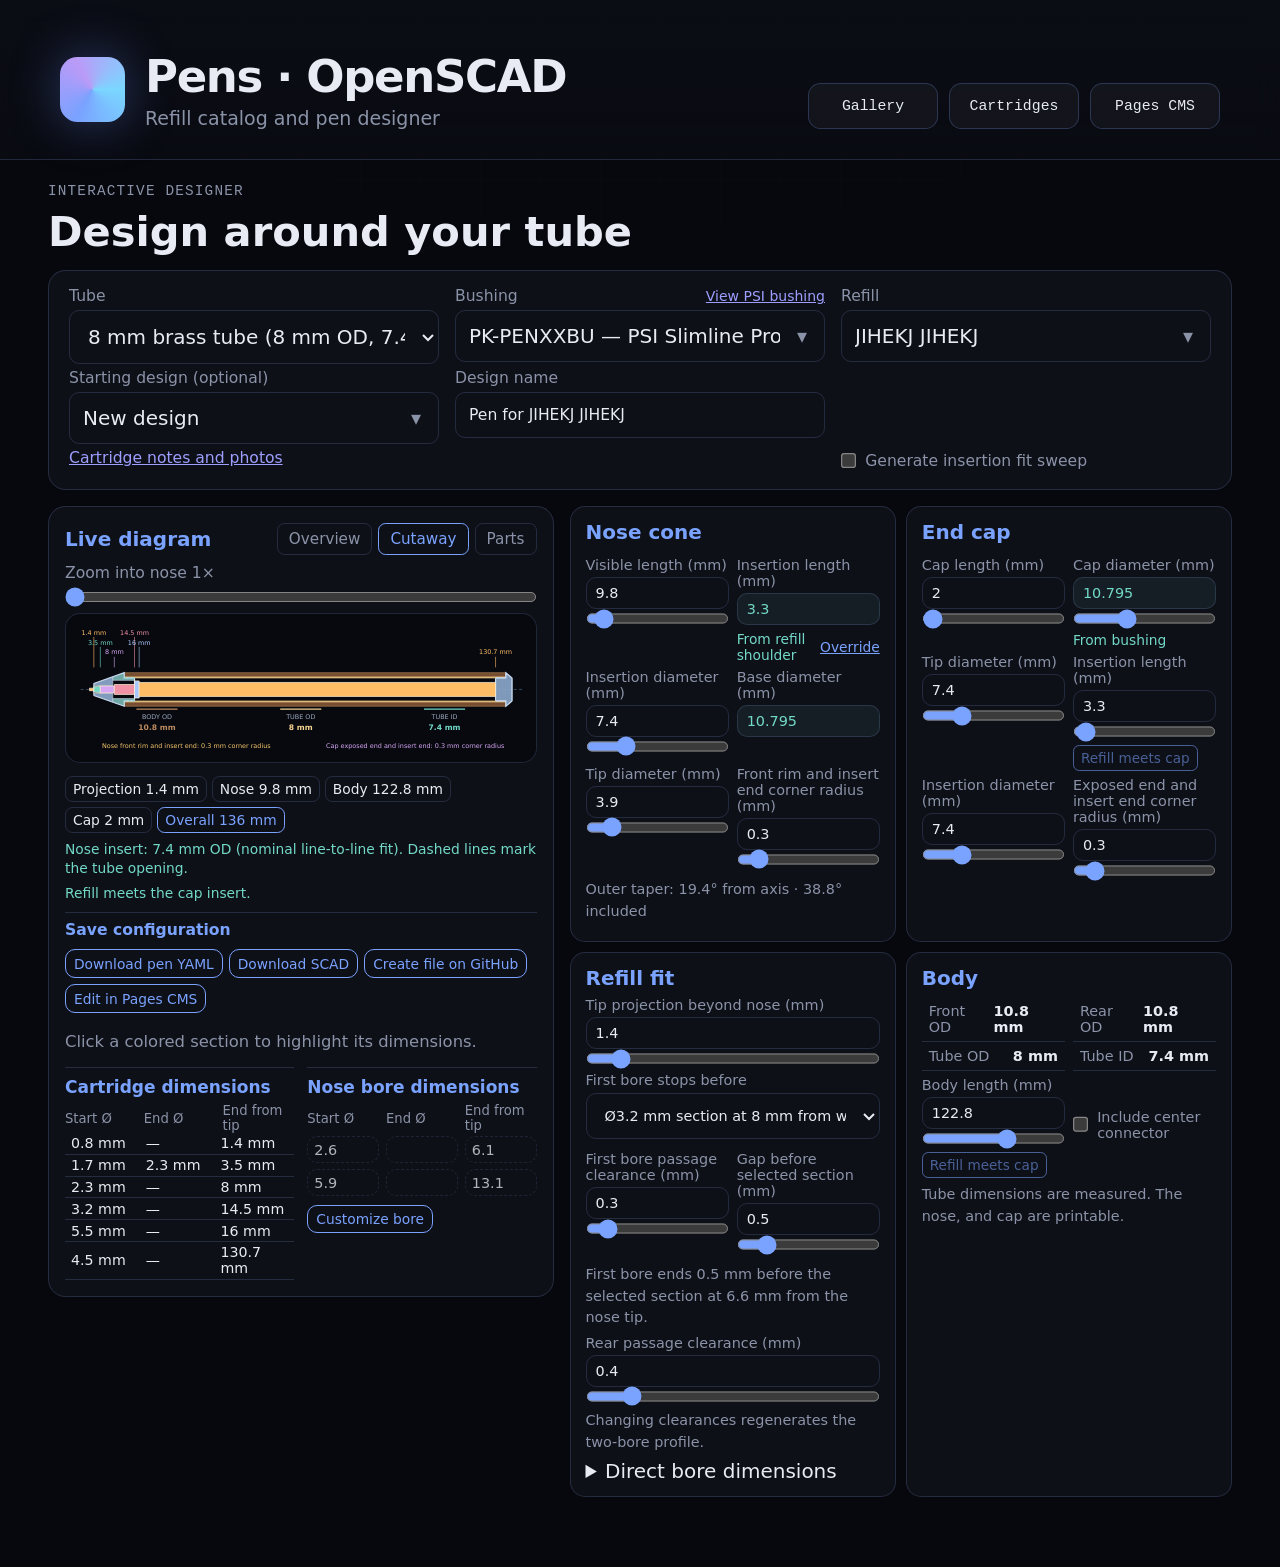
<file: site/openscad/designer.html>
<!doctype html>
<html lang="en"><head><meta charset="utf-8"><meta name="viewport" content="width=device-width,initial-scale=1">
<title>Pen designer · OpenSCAD Pens</title><link rel="stylesheet" href="../styles.css"><link rel="stylesheet" href="styles.css?v=20261101-two-bodies"></head>
<body><div class="bg-grid" aria-hidden="true"></div><header class="site-header"><div class="site-header__inner"><a class="brand-link" href="index.html"><div class="brand"><span class="brand__mark"></span><div><h1 class="brand__title">Pens · OpenSCAD</h1><p class="brand__tag">Refill catalog and pen designer</p></div></div></a><nav class="quick-links"><a class="quick-links__item" href="index.html">Gallery</a><a class="quick-links__item" href="cartridges.html">Cartridges</a><a class="quick-links__item" href="https://app.pagescms.org/jquintus/pens/main/collection/configurations">Pages CMS</a></nav></div></header>
<main class="designer">
  <div class="designer__intro"><p class="preview__eyebrow">Interactive designer</p><h2>Design around your tube</h2></div>
  <section class="designer__setup" aria-label="Design setup">
    <div class="designer__select-group"><label for="tube-select">Tube</label><select id="tube-select"></select></div>
    <div class="designer__select-group"><div class="designer__select-heading"><label for="bushing-filter">Bushing</label><a id="bushing-source" target="_blank" rel="noopener" hidden>View PSI bushing</a></div><div class="designer__combo"><input id="bushing-filter" type="text" role="combobox" aria-autocomplete="list" aria-expanded="false" aria-controls="bushing-options" placeholder="Find a bushing model" autocomplete="off"><button class="designer__combo-toggle" type="button" aria-label="Show bushings" aria-controls="bushing-options" tabindex="-1">▾</button><div id="bushing-options" class="designer__combo-list" role="listbox" hidden></div></div><select id="bushing-select" hidden aria-hidden="true"></select></div>
    <div class="designer__select-group"><label for="refill-filter">Refill</label><div class="designer__combo"><input id="refill-filter" type="text" role="combobox" aria-autocomplete="list" aria-expanded="false" aria-controls="refill-options" placeholder="Find a refill" autocomplete="off"><button class="designer__combo-toggle" type="button" aria-label="Show refills" aria-controls="refill-options" tabindex="-1">▾</button><div id="refill-options" class="designer__combo-list" role="listbox" hidden></div></div><select id="refill-select" hidden aria-hidden="true"></select></div>
    <div class="designer__select-group"><label for="pen-filter">Starting design (optional)</label><div class="designer__combo"><input id="pen-filter" type="text" role="combobox" aria-autocomplete="list" aria-expanded="false" aria-controls="pen-options" placeholder="New design" autocomplete="off"><button class="designer__combo-toggle" type="button" aria-label="Show pen configurations" aria-controls="pen-options" tabindex="-1">▾</button><div id="pen-options" class="designer__combo-list" role="listbox" hidden></div></div><select id="pen-select" hidden aria-hidden="true"></select></div>
    <label>Design name<input id="design-title" type="text" autocomplete="off"></label>
    <div class="designer__setup-meta"><a id="view-cartridge" href="cartridges.html">Cartridge notes and photos</a></div>
    <p id="validation" role="status" class="designer__validation"></p>
  </section>
  <div class="designer__workspace">
    <section class="designer__preview" aria-label="Pen diagram">
      <div class="designer__panel-heading"><h3>Live diagram</h3><div class="designer__view-switch" role="tablist" aria-label="Diagram view"><button id="show-overview" type="button" role="tab" aria-selected="false" aria-controls="overview-panel">Overview</button><button id="show-cutaway" type="button" role="tab" aria-selected="true" aria-controls="cutaway-panel">Cutaway</button><button id="show-parts" type="button" role="tab" aria-selected="false" aria-controls="parts-panel">Parts</button></div></div>
      <div id="overview-panel" hidden><svg id="overview" viewBox="0 0 800 130" role="img" aria-label="Full pen overview with nose cone, body, and end cap"></svg></div>
      <div id="cutaway-panel"><label class="designer__zoom">Zoom into nose <span id="cutaway-zoom-value">1×</span><input id="cutaway-zoom" type="range" min="1" max="6" step="0.5" value="1"></label><svg id="cutaway" viewBox="0 0 800 210" role="img" aria-label="Dimensioned axial cutaway"></svg><div id="cutaway-dimensions" class="designer__lengths" aria-label="Pen length dimensions"></div><p id="cutaway-fit-note" class="designer__fit-note"></p><p id="cap-fit-note" class="designer__fit-note"></p></div>
      <div id="parts-panel" hidden><div class="designer__parts-grid"><section><h4>Nose cone</h4><svg id="nose-part-profile" viewBox="0 0 420 290" role="img" aria-label="Enlarged axial nose cone profile"></svg><p id="nose-part-note"></p></section><section><h4>End cap</h4><svg id="cap-part-profile" viewBox="0 0 420 290" role="img" aria-label="Enlarged axial end cap profile"></svg><p id="cap-part-note"></p></section><section id="connector-part-section" hidden><h4>Center connector</h4><svg id="connector-part-profile" viewBox="0 0 420 290" role="img" aria-label="Enlarged center connector profile"></svg><p id="connector-part-note"></p></section></div></div>
      <section class="designer__save-strip"><h3>Save configuration</h3><div class="designer__actions"><button id="download-config" type="button">Download pen YAML</button><button id="download-scad" type="button">Download SCAD</button><a id="github-config" target="_blank" rel="noopener">Create file on GitHub</a><a href="https://app.pagescms.org/jquintus/pens/main/collection/configurations">Edit in Pages CMS</a></div></section>
      <p class="designer__hint">Click a colored section to highlight its dimensions.</p><div class="designer__dimensions-grid"><div id="refill-dimensions" class="designer__inline-dimensions"><h3>Cartridge dimensions</h3><div id="segments"></div></div><div id="bore-dimensions" class="designer__inline-dimensions"><h3>Nose bore dimensions</h3><div id="bore-segments"></div><div class="designer__actions"><button id="customize-bore" type="button">Customize bore</button><button id="reset-bore" type="button" hidden>Reset from refill</button></div></div></div>
    </section>
    <section class="designer__controls" aria-label="Geometry controls">
      <div id="panel-nose" class="designer__control-card"><h3>Nose cone</h3><div id="nose-fields" class="designer__fields"></div><p id="nose-angle" class="designer__hint" aria-live="polite"></p></div>
      <div id="panel-body" class="designer__control-card"><h3>Body</h3><div id="body-fields" class="designer__fields"><input id="body-diameter" type="hidden" value="9"><div class="designer__hardware-value">Front OD <strong id="body-front-od"></strong></div><div class="designer__hardware-value">Rear OD <strong id="body-rear-od"></strong></div><div class="designer__hardware-value">Tube OD <strong id="tube-od"></strong></div><div class="designer__hardware-value">Tube ID <strong id="tube-id"></strong></div><div class="designer__length-field"><label id="body-length-label">Body length (mm)<input id="body-length" type="number" min="0" step="0.1" value="110"></label><button id="fit-body-length" class="designer__fit-action" type="button"></button></div><label class="designer__sweep-toggle"><input id="connector-enabled" type="checkbox"> Include center connector</label><div id="body-sections" class="designer__body-sections" hidden><label>Front body length (mm)<input id="connector-position" type="number" min="0" step="0.1"></label><label class="designer__sweep-toggle"><input id="connector-centered" type="checkbox"> Center</label><div class="designer__hardware-value">Rear body length <strong id="body-rear-length"></strong></div><div class="designer__hardware-value">Center OD <strong id="body-center-od"></strong></div></div></div><p id="tube-assumption-note" class="designer__hint">Tube and bushing diameters come from the selected hardware. Only the nose and cap are printable.</p><div id="body-hardware-notes"></div></div>
      <div id="panel-cap" class="designer__control-card"><h3>End cap</h3><div id="cap-fields" class="designer__fields"></div></div>
      <div id="panel-connector" class="designer__control-card" hidden><h3>Center connector</h3><p class="designer__hint">Requires a three-piece bushing set.</p><div id="connector-controls"><div class="designer__fields"><label>Visible width (mm)<input id="connector-width" type="number" min="0.1" step="0.1" value="3"></label><label>Outside diameter (mm)<input id="connector-diameter" type="number" min="0.1" step="0.1" readonly></label><label>Insert length, each side (mm)<input id="connector-insertion-length" type="number" min="0.1" step="0.1" value="3"></label><label>Insert diameter (mm)<input id="connector-insertion-diameter" type="number" min="0.1" step="0.01"></label><label>Bore diameter (mm)<input id="connector-bore" type="number" min="0" step="0.1" readonly></label></div><button id="connector-bore-override" class="designer__fit-action" type="button">Override automatic bore</button><p id="connector-note" class="designer__hint"></p></div></div>
      <div id="panel-fit" class="designer__control-card"><h3>Refill fit</h3><label>Tip projection beyond nose (mm)<input id="tip-projection" type="number" min="0" step="0.1" value="0"></label><label>First bore stops before<select id="guide-target-select"></select></label><div class="designer__fields"><label>First bore passage clearance (mm)<input id="tip-clearance" type="number" min="0" step="0.05" value="0.3"></label><label>Gap before selected section (mm)<input id="guide-gap" type="number" min="0.1" step="0.1" value="0.5"></label></div><p id="guide-note" class="designer__hint"></p><label>Rear passage clearance (mm)<input id="passage-clearance" type="number" min="0" step="0.05" value="0.4"></label><p class="designer__hint">Changing clearances regenerates the two-bore profile.</p><details class="designer__bore-direct"><summary>Direct bore dimensions</summary><div class="designer__fields"><label>First bore diameter (mm)<input id="guide-diameter" type="number" min="0.1" step="0.1"></label><label>First bore depth from nose tip (mm)<input id="guide-end" type="number" min="0.1" step="0.1"></label></div><div class="designer__actions"><button id="fit-shoulders" type="button" hidden>Seat rear shoulder (2 bores)</button><button id="reset-guide" type="button">Reset first bore from refill</button></div></details><label class="designer__sweep-toggle"><input id="fit-sweep-enabled" type="checkbox"> Generate insertion fit sweep</label><div id="fit-sweep-controls" hidden><div class="designer__fields"><label>Start Ø (mm)<input id="fit-sweep-start" type="number" min="0" step="0.01" value="7.40"></label><label>End Ø (mm)<input id="fit-sweep-end" type="number" min="0" step="0.01" value="7.45"></label><label>Step (mm)<input id="fit-sweep-step" type="number" min="0.01" step="0.01" value="0.01"></label></div><div class="designer__sweep-navigation"><button id="fit-sweep-prev" type="button">Previous</button><span id="fit-sweep-current"></span><button id="fit-sweep-next" type="button">Next</button></div></div></div>
    </section>
  </div>

  <div hidden aria-hidden="true"><input id="refill-id"><input id="refill-brand"><input id="refill-model"><input id="refill-format"><select id="refill-status"><option>measured</option><option>approximate</option><option>incomplete</option></select><input id="refill-ink"><button id="download-refill" type="button"></button><a id="github-refill"></a></div>
</main>
<script type="module">import(`./designer.js?v=${Date.now()}`);</script></body></html>
</file>
<file: site/styles.css>
:root {
  color-scheme: dark;
  --bg0: #07080d;
  --bg1: #0e1018;
  --card: rgba(18, 22, 34, 0.72);
  --stroke: rgba(120, 140, 200, 0.22);
  --glow: rgba(99, 140, 255, 0.35);
  --text: #e8ebf4;
  --muted: #8b93a8;
  --accent: #7aa2ff;
  --accent2: #bb9af7;
  --radius: 18px;
  --font: "DM Sans", system-ui, sans-serif;
  --mono: "JetBrains Mono", ui-monospace, monospace;
}

*,
*::before,
*::after {
  box-sizing: border-box;
}

html,
body {
  margin: 0;
  min-height: 100%;
  font-family: var(--font);
  background: var(--bg0);
  color: var(--text);
}

body {
  position: relative;
  overflow-x: hidden;
}

body.is-modal-open {
  overflow: hidden;
}

.bg-grid {
  position: fixed;
  inset: 0;
  z-index: 0;
  background-image:
    linear-gradient(rgba(80, 100, 160, 0.06) 1px, transparent 1px),
    linear-gradient(90deg, rgba(80, 100, 160, 0.06) 1px, transparent 1px);
  background-size: 48px 48px;
  mask-image: radial-gradient(ellipse 80% 60% at 50% -10%, black, transparent);
  pointer-events: none;
}

.site-header,
.main,
.site-footer {
  position: relative;
  z-index: 1;
}

.site-header {
  padding: 2.5rem clamp(1.25rem, 4vw, 3rem) 1.5rem;
  border-bottom: 1px solid var(--stroke);
  backdrop-filter: blur(12px);
  background: linear-gradient(180deg, rgba(12, 14, 22, 0.92), rgba(12, 14, 22, 0.55));
}

.site-header__inner {
  max-width: 1120px;
  margin: 0 auto;
  display: flex;
  flex-wrap: wrap;
  align-items: flex-end;
  justify-content: space-between;
  gap: 1.5rem;
}

.brand {
  display: flex;
  gap: 1rem;
  align-items: center;
}

.brand__mark {
  width: 52px;
  height: 52px;
  border-radius: 14px;
  background: conic-gradient(from 210deg, var(--accent), var(--accent2), #7ad7ff, var(--accent));
  box-shadow: 0 0 40px var(--glow);
}

.brand__title {
  margin: 0;
  font-size: clamp(1.75rem, 3vw, 2.25rem);
  font-weight: 700;
  letter-spacing: -0.03em;
}

.brand__tag {
  margin: 0.2rem 0 0;
  color: var(--muted);
  font-size: 0.95rem;
}

.site-header__hint {
  margin: 0;
  max-width: 26rem;
  font-size: 0.88rem;
  color: var(--muted);
  line-height: 1.45;
}

.site-header__hint code {
  font-family: var(--mono);
  font-size: 0.82em;
  padding: 0.12em 0.35em;
  border-radius: 6px;
  background: rgba(255, 255, 255, 0.06);
  color: var(--accent);
}

.quick-links {
  display: flex;
  flex-wrap: wrap;
  gap: 0.55rem;
  align-items: center;
}

.quick-links__item {
  display: inline-flex;
  align-items: center;
  justify-content: center;
  padding: 0.7rem 0.8rem;
  border-radius: 10px;
  border: 1px solid rgba(122, 162, 255, 0.24);
  background: rgba(255, 255, 255, 0.04);
  color: var(--text);
  text-decoration: none;
  font-family: var(--mono);
  font-size: 0.74rem;
  min-width: 6.5rem;
}

.quick-links__item:hover {
  border-color: rgba(122, 162, 255, 0.42);
  background: rgba(122, 162, 255, 0.14);
}

.main {
  max-width: 1120px;
  margin: 0 auto;
  padding: 2rem clamp(1.25rem, 4vw, 3rem) 4rem;
}

.state {
  text-align: center;
  padding: 3rem 1rem;
  color: var(--muted);
}

.state--error {
  color: #f7768e;
}

.grid {
  display: grid;
  grid-template-columns: repeat(auto-fill, minmax(300px, 1fr));
  gap: 1.35rem;
}

.card {
  border-radius: var(--radius);
  border: 1px solid var(--stroke);
  background: var(--card);
  backdrop-filter: blur(10px);
  overflow: hidden;
  display: flex;
  flex-direction: column;
  transition:
    transform 0.2s ease,
    border-color 0.2s ease,
    box-shadow 0.25s ease;
}

.card:hover {
  transform: translateY(-3px);
  border-color: rgba(122, 162, 255, 0.45);
  box-shadow: 0 18px 50px rgba(0, 0, 0, 0.35), 0 0 0 1px rgba(122, 162, 255, 0.12);
}

.card__visual {
  aspect-ratio: 4 / 3;
  background: linear-gradient(145deg, rgba(30, 35, 55, 0.9), rgba(10, 12, 20, 0.95));
  position: relative;
}

.card__visual img {
  width: 100%;
  height: 100%;
  object-fit: cover;
  display: block;
}

.card__visual--empty {
  display: flex;
  align-items: center;
  justify-content: center;
  font-size: 0.85rem;
  color: var(--muted);
  font-family: var(--mono);
}

.card__preview-trigger {
  position: absolute;
  left: 0.85rem;
  right: 0.85rem;
  bottom: 0.85rem;
  display: inline-flex;
  justify-content: center;
  align-items: center;
  min-height: 2.35rem;
  border: 1px solid rgba(255, 255, 255, 0.12);
  border-radius: 12px;
  background: linear-gradient(180deg, rgba(9, 11, 18, 0.58), rgba(9, 11, 18, 0.78));
  backdrop-filter: blur(12px);
  color: var(--text);
  font-family: var(--mono);
  font-size: 0.72rem;
  cursor: pointer;
  transition:
    transform 0.15s ease,
    border-color 0.15s ease,
    background 0.15s ease;
}

.card__preview-trigger:hover {
  transform: translateY(-1px);
  border-color: rgba(122, 162, 255, 0.45);
  background: linear-gradient(180deg, rgba(16, 21, 36, 0.65), rgba(9, 11, 18, 0.84));
}

.card__preview-trigger:disabled {
  cursor: not-allowed;
  opacity: 0.7;
}

.card__body {
  padding: 1.1rem 1.25rem 1.25rem;
  display: flex;
  flex-direction: column;
  gap: 0.65rem;
  flex: 1;
}

.card__title {
  margin: 0;
  font-size: 1.15rem;
  font-weight: 600;
  letter-spacing: -0.02em;
}

.card__id {
  font-family: var(--mono);
  font-size: 0.75rem;
  color: var(--accent2);
  margin: 0;
}

.card__desc {
  margin: 0;
  font-size: 0.88rem;
  color: var(--muted);
  line-height: 1.45;
  flex: 1;
}

.metrics {
  display: flex;
  flex-wrap: wrap;
  gap: 0.35rem 0.5rem;
  margin: 0.25rem 0 0;
  padding: 0;
  list-style: none;
}

.metrics li {
  font-family: var(--mono);
  font-size: 0.68rem;
  padding: 0.2rem 0.45rem;
  border-radius: 6px;
  background: rgba(255, 255, 255, 0.05);
  color: #c8cfdd;
}

.metrics--stack {
  display: grid;
  gap: 0.45rem;
  margin-top: 1rem;
}

.metrics--stack li {
  font-size: 0.74rem;
  padding: 0.45rem 0.55rem;
}

.downloads {
  display: flex;
  flex-wrap: wrap;
  gap: 0.45rem;
  margin-top: 0.35rem;
}

.downloads--stack {
  margin-top: 1rem;
}

.btn {
  display: inline-flex;
  align-items: center;
  gap: 0.35rem;
  font-family: var(--mono);
  font-size: 0.72rem;
  font-weight: 500;
  text-decoration: none;
  padding: 0.45rem 0.65rem;
  border-radius: 10px;
  border: 1px solid rgba(122, 162, 255, 0.35);
  color: var(--text);
  background: rgba(122, 162, 255, 0.12);
  transition: background 0.15s ease;
}

.btn:hover {
  background: rgba(122, 162, 255, 0.22);
}

.btn--ghost {
  border-color: var(--stroke);
  background: rgba(255, 255, 255, 0.04);
  color: var(--muted);
}

.btn--ghost:hover {
  color: var(--text);
  background: rgba(255, 255, 255, 0.08);
}

.btn[disabled],
.btn[aria-disabled="true"] {
  opacity: 0.35;
  pointer-events: none;
}

.site-footer {
  padding: 1.5rem;
  text-align: center;
  font-size: 0.8rem;
  color: var(--muted);
  border-top: 1px solid var(--stroke);
}

.preview {
  position: fixed;
  inset: 0;
  z-index: 20;
  display: grid;
  place-items: center;
  padding: 1.2rem;
}

.preview[hidden] {
  display: none;
}

.preview__backdrop {
  position: absolute;
  inset: 0;
  border: 0;
  background: rgba(4, 6, 10, 0.76);
  backdrop-filter: blur(12px);
}

.preview__panel {
  position: relative;
  width: min(1180px, calc(100vw - 2.4rem));
  max-height: calc(100vh - 2.4rem);
  overflow: auto;
  border-radius: 24px;
  border: 1px solid rgba(122, 162, 255, 0.22);
  background:
    radial-gradient(circle at top left, rgba(122, 162, 255, 0.16), transparent 26%),
    linear-gradient(180deg, rgba(11, 14, 24, 0.98), rgba(8, 10, 18, 0.98));
  box-shadow: 0 36px 120px rgba(0, 0, 0, 0.55);
}

.preview__header {
  display: flex;
  align-items: flex-start;
  justify-content: space-between;
  gap: 1rem;
  padding: 1.35rem 1.35rem 0;
}

.preview__eyebrow {
  margin: 0 0 0.25rem;
  font-family: var(--mono);
  font-size: 0.72rem;
  letter-spacing: 0.08em;
  text-transform: uppercase;
  color: var(--accent);
}

.preview__title {
  margin: 0;
  font-size: clamp(1.2rem, 2vw, 1.7rem);
  letter-spacing: -0.03em;
}

.preview__meta {
  margin: 0.35rem 0 0;
  color: var(--muted);
  font-family: var(--mono);
  font-size: 0.78rem;
}

.preview__close {
  border: 1px solid var(--stroke);
  border-radius: 12px;
  padding: 0.7rem 0.9rem;
  background: rgba(255, 255, 255, 0.04);
  color: var(--text);
  font-family: var(--mono);
  cursor: pointer;
}

.preview__layout {
  display: grid;
  grid-template-columns: minmax(0, 1.9fr) minmax(280px, 0.95fr);
  gap: 1rem;
  padding: 1.1rem 1.35rem 1.35rem;
}

.preview__viewer-shell {
  position: relative;
  min-height: 520px;
  border-radius: 20px;
  overflow: hidden;
  border: 1px solid rgba(122, 162, 255, 0.16);
  background:
    radial-gradient(circle at 50% 20%, rgba(122, 162, 255, 0.2), transparent 36%),
    linear-gradient(180deg, #0c111d, #06080f);
}

.viewer {
  width: 100%;
  height: 100%;
  min-height: 520px;
}

.viewer canvas {
  width: 100%;
  height: 100%;
  display: block;
}

.viewer__status {
  position: absolute;
  inset: auto 1rem 1rem 1rem;
  padding: 0.7rem 0.85rem;
  border-radius: 12px;
  background: rgba(6, 8, 12, 0.72);
  border: 1px solid rgba(255, 255, 255, 0.08);
  color: var(--muted);
  font-family: var(--mono);
  font-size: 0.78rem;
}

.preview__sidebar {
  align-self: start;
  border-radius: 20px;
  border: 1px solid rgba(122, 162, 255, 0.12);
  background: rgba(255, 255, 255, 0.03);
  padding: 1rem;
}

.preview__description {
  margin: 0;
  color: #c8cfdd;
  line-height: 1.55;
  font-size: 0.95rem;
}

.preview-images {
  display: grid;
  grid-template-columns: repeat(2, minmax(0, 1fr));
  gap: 0.55rem;
  margin-top: 1rem;
}

.preview-images[hidden] {
  display: none;
}

.preview-images__item {
  display: block;
  aspect-ratio: 4 / 3;
  overflow: hidden;
  border-radius: 14px;
  border: 1px solid rgba(122, 162, 255, 0.12);
  background:
    radial-gradient(circle at top, rgba(122, 162, 255, 0.16), transparent 45%),
    rgba(255, 255, 255, 0.03);
}

.preview-images__item img {
  width: 100%;
  height: 100%;
  object-fit: cover;
  display: block;
}

@media (max-width: 920px) {
  .preview {
    padding: 0.8rem;
  }

  .preview__panel {
    width: calc(100vw - 1.6rem);
    max-height: calc(100vh - 1.6rem);
  }

  .preview__layout {
    grid-template-columns: 1fr;
  }

  .preview__viewer-shell,
  .viewer {
    min-height: 360px;
  }
}

@media (max-width: 640px) {
  .site-header__inner {
    align-items: stretch;
  }

  .quick-links {
    align-self: flex-start;
  }

  .preview__header {
    flex-direction: column;
    align-items: stretch;
  }

  .preview__close {
    align-self: flex-start;
  }
}
</file>
<file: site/openscad/styles.css>
.brand-link { text-decoration: none; color: inherit; }
.detail-container { position: relative; max-width: 1200px; margin: 0 auto; padding: 2rem clamp(1.25rem, 4vw, 3rem); }
.back-link { display: inline-block; color: var(--accent); text-decoration: none; margin-bottom: 1.5rem; font-family: var(--mono); font-size: .85rem; }
.back-link:hover { text-decoration: underline; }
.preview__panel { width: 100%; max-height: none; position: static; box-shadow: none; background: transparent; }
.preview__layout { padding: 1.5rem 0; }
.preview__header { padding: 0; }
.preview__sidebar h3 { margin-top: 2rem; font-size: 1rem; color: var(--accent); }
.download-note { font-size: .85rem; color: var(--muted); line-height: 1.6; }
.gallery-grid { display: grid; grid-template-columns: repeat(auto-fill, minmax(180px, 1fr)); gap: 1rem; margin-top: 1rem; }
.gallery-item { aspect-ratio: 4 / 3; padding: 0; border-radius: 12px; overflow: hidden; border: 1px solid var(--stroke); background: var(--bg1); cursor: pointer; color: var(--accent); font-family: var(--mono); }
.gallery-item:hover, .gallery-item:focus-visible { border-color: var(--accent); }
.gallery-item img { width: 100%; height: 100%; object-fit: cover; }
.gallery-item--viewer { border: 1px dashed var(--accent); }
.gallery-item:disabled { opacity: .5; cursor: default; }
.main-image-container { width: 100%; aspect-ratio: 16 / 9; background: var(--bg1); border-radius: 20px; overflow: hidden; border: 1px solid var(--stroke); }
.main-image-container img { width: 100%; height: 100%; object-fit: contain; }
[hidden] { display: none !important; }
.designer {max-width: 1400px; margin: auto; padding: 2rem clamp(1rem,4vw,3rem) 5rem; position: relative}
.designer__intro {max-width: 750px; margin-bottom: 2rem}.designer__intro h2 {font-size: clamp(2rem,4vw,3rem);margin:.3rem 0}.designer__intro p {color:var(--muted);line-height:1.55}
.designer__grid {display:grid;grid-template-columns:minmax(290px,420px) minmax(0,1fr);grid-template-areas:"controls side" "output output";gap:1.5rem;align-items:start}.designer__controls,.designer__results,.designer__visuals,.designer__output {border:1px solid var(--stroke);background:var(--bg1);border-radius:18px;padding:1.4rem;min-width:0}.designer__controls{grid-area:controls}.designer__side{grid-area:side;display:flex;flex-direction:column;gap:1.5rem;min-width:0}.designer__output{grid-area:output}.designer h3 {margin:1.5rem 0 .7rem;color:var(--accent)}.designer h3:first-child {margin-top:0}.designer h3 small {font-size:.7em;color:var(--muted);font-weight:normal}.designer label {display:block;font-size:.78rem;color:var(--muted);margin:.55rem 0}.designer input,.designer select {display:block;width:100%;box-sizing:border-box;margin-top:.25rem;padding:.65rem;border:1px solid var(--stroke);border-radius:8px;background:var(--bg);color:var(--text);font:inherit}.designer__fields {display:grid;grid-template-columns:repeat(2,minmax(0,1fr));gap:0 .7rem}.designer__assembly {height:350px;border:1px solid var(--stroke);border-radius:12px;overflow:hidden;background:#07090f}.designer__assembly canvas {display:block}.designer__hint {font-size:.82rem;color:var(--muted);line-height:1.5}.designer__validation {font-size:.84rem;color:#f7ad88;line-height:1.5;min-height:1.5em}.designer__actions {display:flex;flex-wrap:wrap;gap:.5rem}.designer__actions a,.designer__actions button {display:inline-block;border:1px solid var(--accent);border-radius:8px;padding:.55rem .75rem;background:transparent;color:var(--accent);font:inherit;font-size:.8rem;text-decoration:none;cursor:pointer}.designer__actions [aria-disabled=true] {opacity:.45;pointer-events:none}#cutaway {width:100%;height:auto;min-height:210px;background:#07090f;border:1px solid var(--stroke);border-radius:12px}
@media(max-width:850px){.designer__grid{grid-template-columns:1fr;grid-template-areas:"controls" "side" "output"}}
.designer input[type="range"] {padding:0;height:1.1rem;margin:.4rem 0 .1rem;accent-color:var(--accent);border:0;background:transparent}
.designer__table-head,.designer__table-row {display:grid;grid-template-columns:repeat(3,minmax(0,1fr));gap:.35rem;align-items:center}.designer__table-head {color:var(--muted);font-size:.72rem;margin:.7rem 0 .2rem}.designer__table-row input {min-width:0;margin:.15rem 0;padding:.52rem;font-variant-numeric:tabular-nums}.designer__table-row input:disabled {opacity:.75;border-style:dashed}.designer__table-row:focus-within {background:rgba(123,166,255,.06)}
@media(max-width:600px){.designer__fields{grid-template-columns:1fr}}
#cutaway [data-section-kind],#overview [data-section-kind] {cursor:pointer;stroke-width:1.2;transition:filter .15s,stroke-width .15s}#cutaway [data-section-kind]:hover,#cutaway [data-section-kind]:focus-visible,#overview [data-section-kind]:hover,#overview [data-section-kind]:focus-visible {filter:brightness(1.3);stroke-width:2.5;outline:none}#cutaway [data-section-kind].is-selected,#overview [data-section-kind].is-selected {filter:brightness(1.2);stroke:#fff;stroke-width:3}.designer__table-row.is-selected {background:rgba(255,189,102,.16);outline:2px solid var(--accent);border-radius:7px}
.designer__select-group {margin:.6rem 0 1rem}.designer__select-group input {margin-bottom:.35rem}.designer__select-group select {margin-top:0}
.designer__combo {position:relative}
.designer__combo input {margin-bottom:0;padding-right:2.2rem}
.designer__combo-toggle {position:absolute;right:.25rem;top:.25rem;bottom:.25rem;width:1.8rem;border:0;border-radius:5px;background:transparent;color:var(--muted);font-size:1rem;cursor:pointer}
.designer__combo-toggle:hover {color:var(--text);background:rgba(123,166,255,.12)}
.designer__combo-list {position:absolute;z-index:10;top:calc(100% + .25rem);left:0;right:0;max-height:16rem;overflow:auto;border:1px solid var(--stroke);border-radius:8px;background:var(--bg1);box-shadow:0 14px 30px rgba(0,0,0,.4)}
.designer__combo-option,.designer__combo-empty {padding:.55rem .7rem;font-size:.85rem}
.designer__combo-option {cursor:pointer}
.designer__combo-option:hover,.designer__combo-option[aria-selected="true"] {background:rgba(123,166,255,.16);color:var(--text)}
.designer__combo-empty {color:var(--muted)}
.designer__visuals {align-self:start}
.designer__visuals h3 {margin:1rem 0 .55rem}.designer__visuals h3:first-child {margin-top:0}
#overview {display:block;width:100%;height:auto;min-height:115px;background:#07090f;border:1px solid var(--stroke);border-radius:12px}
.designer__lengths {display:flex;flex-wrap:wrap;gap:.45rem;margin:.65rem 0 0}
.designer__length {padding:.35rem .55rem;border:1px solid var(--stroke);border-radius:6px;background:var(--bg);color:var(--text);font-size:.76rem;font-variant-numeric:tabular-nums;white-space:nowrap}
.designer__length:last-child {color:var(--accent);border-color:var(--accent)}
.designer__results summary {cursor:pointer;color:var(--accent);font-weight:600}
.designer__results summary:focus-visible {outline:2px solid var(--accent);outline-offset:4px;border-radius:3px}
.designer__table-row--read-only {padding:.32rem .4rem;border-bottom:1px solid var(--stroke);font-size:.8rem;font-variant-numeric:tabular-nums}
.designer__table-row--read-only span {min-width:0}
.designer__validation {margin:.8rem 0 1rem;padding:.65rem .75rem;border:1px solid var(--stroke);border-radius:8px;background:rgba(122,162,255,.05)}
.designer__field-error {display:block;color:#f7ad88;font-size:.76rem;line-height:1.45;margin:.3rem 0 .45rem}
.designer input[aria-invalid="true"],.designer select[aria-invalid="true"] {border-color:#f7ad88;box-shadow:0 0 0 1px rgba(247,173,136,.3)}
.designer__table-row .designer__field-error {grid-column:1/-1;margin:.15rem 0 .4rem}

#nose-fields.is-selected,#body-fields.is-selected,#cap-fields.is-selected,#panel-connector.is-selected {outline:2px solid var(--accent);outline-offset:5px;border-radius:6px;background:rgba(255,189,102,.08)}

/* Compact designer workspace */
.designer {max-width:1500px;padding:1rem clamp(1rem,3vw,2.5rem) 3rem}
.designer__intro {margin-bottom:.7rem}
.designer__intro h2 {font-size:clamp(1.7rem,2.6vw,2.3rem);margin:.1rem 0}
.designer__setup {display:grid;grid-template-columns:1.2fr 1.2fr 1fr;gap:.25rem .8rem;align-items:start;padding:.8rem 1rem;border:1px solid var(--stroke);border-radius:14px;background:var(--bg1);margin-bottom:.8rem}
.designer__setup label,.designer__setup .designer__select-group {margin:0}
.designer__setup .designer__hint {margin:0}
.designer__setup-meta {grid-column:1/3;display:flex;gap:.8rem;align-items:center;flex-wrap:wrap;font-size:.78rem}
.designer__setup .designer__validation {grid-column:3;margin:0;padding:.4rem .6rem;min-height:0}
.designer__workspace {display:grid;grid-template-columns:minmax(0,1fr) minmax(530px,1.1fr);gap:.8rem;align-items:start}
.designer__preview,.designer__controls,.designer__results,.designer__output {border:1px solid var(--stroke);background:var(--bg1);border-radius:14px;padding:.8rem;min-width:0}
.designer__panel-heading {display:flex;justify-content:space-between;align-items:center;gap:.5rem;margin-bottom:.45rem}
.designer__panel-heading h3,.designer__control-card h3,.designer__output h3 {margin:0;color:var(--accent);font-size:1rem}
.designer__view-switch {display:flex;gap:.3rem}
.designer__view-switch button {border:1px solid var(--stroke);border-radius:6px;background:var(--bg);color:var(--muted);padding:.3rem .55rem;cursor:pointer;font:inherit;font-size:.76rem}
.designer__view-switch button[aria-selected="true"] {color:var(--accent);border-color:var(--accent)}
.designer__preview .designer__hint {margin:.45rem 0 0}
.designer__zoom {margin:.1rem 0 .25rem!important}
.designer__zoom input {margin:.2rem 0!important}
#cutaway {min-height:0}
#overview {min-height:0}
.designer__lengths {gap:.25rem;margin:.4rem 0 0}
.designer__length {padding:.2rem .35rem;font-size:.69rem}
.designer__controls {display:grid;grid-template-columns:repeat(2,minmax(0,1fr));grid-template-areas:"nose cap" "fit body" "connector connector";gap:.5rem;background:transparent;border:0;padding:0}
.designer__control-card {min-width:0;border:1px solid var(--stroke);border-radius:12px;background:var(--bg1);padding:.65rem .75rem}
#panel-nose {grid-area:nose}#panel-cap {grid-area:cap}#panel-fit {grid-area:fit}#panel-body {grid-area:body}#panel-connector {grid-area:connector}
.designer__control-card .designer__fields {gap:0 .4rem}
.designer__control-card label {margin:.3rem 0;font-size:.72rem}
.designer__control-card input[type="number"] {padding:.35rem .45rem;margin-top:.18rem}
.designer__control-card input[type="range"] {height:.75rem;margin:.12rem 0 0}
.designer__control-card .designer__hint {font-size:.72rem;margin:.3rem 0}
.designer__control-card h3 {margin-bottom:.35rem}
.designer__bore-details {margin-top:.35rem;font-size:.76rem}
.designer__bore-details summary {cursor:pointer;color:var(--accent)}
.designer__bore-details[open] {margin-top:.6rem}
.designer__control-card.is-selected {outline:2px solid var(--accent);outline-offset:2px}
.designer__footer {display:flex;gap:.8rem;margin-top:.8rem;align-items:start}
.designer__results {flex:0 0 35%}.designer__output {flex:1}
.designer__output .designer__actions {margin-top:.55rem}
@media(max-width:1050px){.designer__setup{grid-template-columns:repeat(2,minmax(0,1fr))}.designer__setup-meta,.designer__setup .designer__validation{grid-column:auto}.designer__workspace{grid-template-columns:1fr}.designer__controls{grid-template-columns:repeat(2,minmax(0,1fr))}}
@media(max-width:650px){.designer__setup{grid-template-columns:1fr}.designer__setup-meta,.designer__setup .designer__validation{grid-column:1}.designer__controls{grid-template-columns:1fr;grid-template-areas:"nose" "fit" "body" "cap" "connector"}.designer__footer{display:block}.designer__results{margin-bottom:.8rem}}
.designer__controls,.designer__output {grid-area:auto}
.designer__inline-dimensions {margin-top:.6rem;border-top:1px solid var(--stroke);padding-top:.45rem}
.designer__inline-dimensions h3 {font-size:.85rem;margin:0;color:var(--accent)}
.designer__inline-dimensions .designer__table-head {margin:.3rem 0 0}
.designer__inline-dimensions .designer__table-row--read-only {padding:.12rem .3rem;font-size:.71rem}
.designer__footer .designer__output {width:100%}
.designer__save-strip {display:flex;align-items:center;gap:.5rem;flex-wrap:wrap;margin-top:.45rem;padding:.4rem 0;border-top:1px solid var(--stroke)}
.designer__save-strip h3 {margin:0;color:var(--accent);font-size:.78rem;white-space:nowrap}
.designer__save-strip .designer__actions {gap:.3rem}
.designer__save-strip .designer__actions a,.designer__save-strip .designer__actions button {padding:.28rem .4rem;font-size:.69rem}
.designer__dimensions-grid {display:grid;grid-template-columns:minmax(0,1fr) minmax(0,1fr);gap:.65rem}
.designer__dimensions-grid .designer__inline-dimensions {min-width:0}
.designer__dimensions-grid .designer__table-head {font-size:.66rem}
.designer__dimensions-grid .designer__table-row input {padding:.23rem .3rem;font-size:.72rem}
.designer__dimensions-grid .designer__actions {margin-top:.3rem}
.designer__dimensions-grid .designer__actions button {padding:.25rem .4rem;font-size:.69rem}
@media(max-width:650px){.designer__dimensions-grid{grid-template-columns:1fr}}
.designer__fit-note {margin:.35rem 0 0;color:#72d9c7;font-size:.69rem;line-height:1.35}
.designer__field-warning {display:block;margin:.3rem 0;color:#f9cf80;font-size:.72rem;line-height:1.4}
.designer__setup {grid-template-columns:repeat(3,minmax(0,1fr))}
.designer__setup-meta {grid-column:1/3;grid-row:3}
.designer__setup .designer__validation {grid-column:3;grid-row:2}
.designer__hardware-value {display:flex;justify-content:space-between;gap:.35rem;padding:.3rem .35rem;border-bottom:1px solid var(--stroke);font-size:.72rem;color:var(--muted)}
.designer__hardware-value strong {color:var(--text);font-weight:600;font-variant-numeric:tabular-nums}
.designer__derived-field {min-width:0}
.designer__derived-toolbar {display:flex;align-items:center;justify-content:space-between;gap:.3rem;margin-top:.1rem;color:#72d9c7;font-size:.69rem}
.designer__derived-toolbar button {border:0;background:none;color:var(--accent);padding:0;font:inherit;text-decoration:underline;cursor:pointer}
.designer__derived-field:not(.is-overridden) input[type="number"] {color:#72d9c7;background:rgba(114,217,199,.07)}
.designer__derived-field.is-overridden input[type="number"] {border-color:#f9cf80;color:#f9cf80}
.designer__derived-field.is-overridden .designer__derived-toolbar {color:#f9cf80}
.designer__length-field {min-width:0}
.designer__length-field label {margin:.3rem 0}
.designer__fit-action {display:block;margin:.2rem 0 0;padding:.2rem .35rem;border:1px solid var(--accent);border-radius:5px;background:transparent;color:var(--accent);font:inherit;font-size:.68rem;cursor:pointer}
.designer__fit-action:disabled {opacity:.55;cursor:default}
#cap-fit-note.is-overlap {color:#f9cf80}
#cutaway .designer__rounded-edge {cursor:pointer;pointer-events:stroke}
#cutaway .designer__rounded-edge:hover,#cutaway .designer__rounded-edge.is-active {stroke-width:4;filter:drop-shadow(0 0 4px currentColor)}
#cutaway .designer__radius-label {cursor:pointer}
#cutaway .designer__radius-label.is-active {font-weight:700;text-decoration:underline}
.designer input[readonly] {color:#72d9c7;background:rgba(114,217,199,.07);cursor:default}
@media (min-width:1200px) {body {zoom:1.25}}
.designer__sweep-toggle {display:flex!important;align-items:center;gap:.4rem;cursor:pointer}
.designer__sweep-toggle input {width:auto;margin:0}
.designer__sweep-navigation {display:flex;align-items:center;justify-content:space-between;gap:.35rem;font-size:.7rem}
.designer__sweep-navigation button {border:1px solid var(--stroke);border-radius:5px;background:var(--bg);color:var(--text);padding:.25rem .4rem;cursor:pointer}
.designer__sweep-navigation button:disabled {opacity:.45;cursor:default}
@media(max-width:1050px){.designer__setup{grid-template-columns:repeat(2,minmax(0,1fr))}.designer__setup-meta,.designer__setup .designer__validation{grid-column:auto;grid-row:auto}}
@media(max-width:650px){.designer__setup{grid-template-columns:1fr}.designer__setup-meta,.designer__setup .designer__validation{grid-column:1;grid-row:auto}}
.designer__validation.is-ready {color:#72d9c7;border-color:rgba(114,217,199,.45);background:rgba(114,217,199,.08)}
.designer__validation:empty {display:none}
.designer label.has-reset {position:relative}
.designer .designer__reset-value {position:absolute;top:0;right:0;border:0;background:var(--bg1);color:var(--accent);font:inherit;font-size:.68rem;line-height:1.2;padding:0 0 0 .2rem;cursor:pointer;opacity:0}
.designer label.has-reset:hover .designer__reset-value,.designer label.has-reset:focus-within .designer__reset-value {opacity:1}
.designer .designer__reset-value:hover,.designer .designer__reset-value:focus-visible {text-decoration:underline;opacity:1}
@media(hover:none){.designer .designer__reset-value{opacity:1}}
.designer__select-heading {display:flex;align-items:baseline;justify-content:space-between;gap:.5rem}
.designer__setup .designer__select-group select {margin-top:.25rem}
#bushing-source {font-size:.7rem;white-space:nowrap}
#bushing-source[hidden] {display:none}
.designer__setup>.designer__sweep-toggle {grid-column:3;grid-row:3;align-self:center;margin:.15rem 0}
.designer__setup>#fit-sweep-controls {grid-column:1/-1;grid-row:4;display:grid;grid-template-columns:minmax(0,1fr) auto;gap:.6rem;align-items:end;padding:.45rem .6rem;border:1px solid var(--stroke);border-radius:8px}
.designer__setup>#fit-sweep-controls[hidden] {display:none}
.designer__setup>#fit-sweep-controls .designer__fields {display:grid;grid-template-columns:repeat(3,minmax(0,1fr));gap:.55rem}
.designer__setup>#fit-sweep-controls label {font-size:.72rem}
.designer__parts-grid {display:grid;grid-template-columns:repeat(2,minmax(0,1fr));gap:.5rem}
.designer__parts-grid section {min-width:0}
.designer__parts-grid h4 {margin:.1rem 0 .3rem;color:var(--accent);font-size:.85rem}
.designer__parts-grid svg {display:block;width:100%;height:auto;background:#07090f;border:1px solid var(--stroke);border-radius:10px}
.designer__parts-grid p {margin:.35rem 0;color:var(--muted);font-size:.7rem;line-height:1.35}
#nose-part-profile [data-section-kind],#cap-part-profile [data-section-kind] {cursor:pointer}
#connector-part-profile [data-section-kind] {cursor:pointer}
#nose-part-profile [data-section-kind].is-selected,#cap-part-profile [data-section-kind].is-selected {stroke:#fff;stroke-width:3}
#connector-part-profile [data-section-kind].is-selected {stroke:#fff;stroke-width:3}
#panel-connector .designer__fields {grid-template-columns:repeat(3,minmax(0,1fr))}
.designer__body-sections {grid-column:1/-1;display:grid;grid-template-columns:repeat(2,minmax(0,1fr));gap:0 .4rem;border-top:1px solid var(--stroke);margin-top:.4rem;padding-top:.3rem}
.designer__body-sections .designer__sweep-toggle {align-self:end;padding-bottom:.45rem}
@media(max-width:650px){#panel-connector .designer__fields {grid-template-columns:repeat(2,minmax(0,1fr))}}
@media(max-width:1050px){.designer__setup>.designer__sweep-toggle{grid-column:auto;grid-row:auto}.designer__setup>#fit-sweep-controls{grid-row:auto;grid-template-columns:1fr}}
@media(max-width:650px){.designer__setup>.designer__sweep-toggle{grid-column:1}.designer__setup>#fit-sweep-controls .designer__fields{grid-template-columns:1fr}.designer__parts-grid{grid-template-columns:1fr}}
</file>
